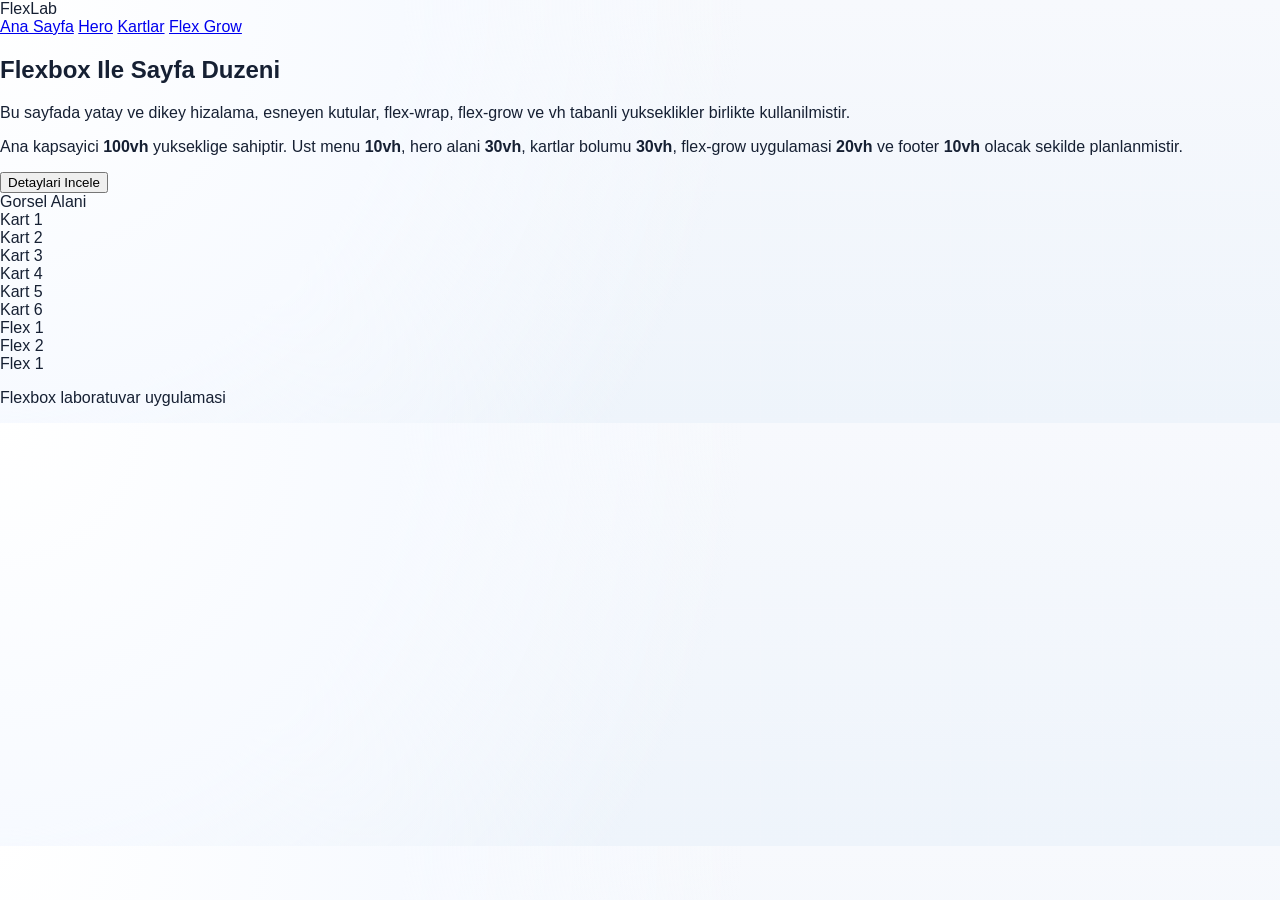
<file: flex-uygulama.html>
<!DOCTYPE html>
<html lang="tr">
<head>
  <meta charset="UTF-8">
  <meta name="viewport" content="width=device-width, initial-scale=1.0">
  <title>Flexbox Uygulamasi</title>
  <link rel="stylesheet" href="styles/style.css">
</head>
<body>
  <div class="wrapper">
    <nav class="flex-navbar">
      <div class="logo">FlexLab</div>
      <div class="flex-links">
        <a href="index.html">Ana Sayfa</a>
        <a href="#hero">Hero</a>
        <a href="#kartlar">Kartlar</a>
        <a href="#buyume">Flex Grow</a>
      </div>
    </nav>

    <section id="hero" class="flex-hero">
      <div class="flex-text">
        <h1>Flexbox Ile Sayfa Duzeni</h1>
        <p>
          Bu sayfada yatay ve dikey hizalama, esneyen kutular, flex-wrap, flex-grow ve vh tabanli yukseklikler
          birlikte kullanilmistir.
        </p>
        <p>
          Ana kapsayici <strong>100vh</strong> yukseklige sahiptir. Ust menu <strong>10vh</strong>, hero alani
          <strong>30vh</strong>, kartlar bolumu <strong>30vh</strong>, flex-grow uygulamasi <strong>20vh</strong>
          ve footer <strong>10vh</strong> olacak sekilde planlanmistir.
        </p>
        <button type="button">Detaylari Incele</button>
      </div>
      <div class="flex-visual">
        <span>Gorsel Alani</span>
      </div>
    </section>

    <section id="kartlar" class="flex-cards">
      <article>Kart 1</article>
      <article>Kart 2</article>
      <article>Kart 3</article>
      <article>Kart 4</article>
      <article>Kart 5</article>
      <article>Kart 6</article>
    </section>

    <section id="buyume" class="grow-row">
      <div class="grow-box grow-one">Flex 1</div>
      <div class="grow-box grow-two">Flex 2</div>
      <div class="grow-box grow-three">Flex 1</div>
    </section>

    <footer class="flex-footer">
      <p>Flexbox laboratuvar uygulamasi</p>
    </footer>
  </div>
</body>
</html>
</file>
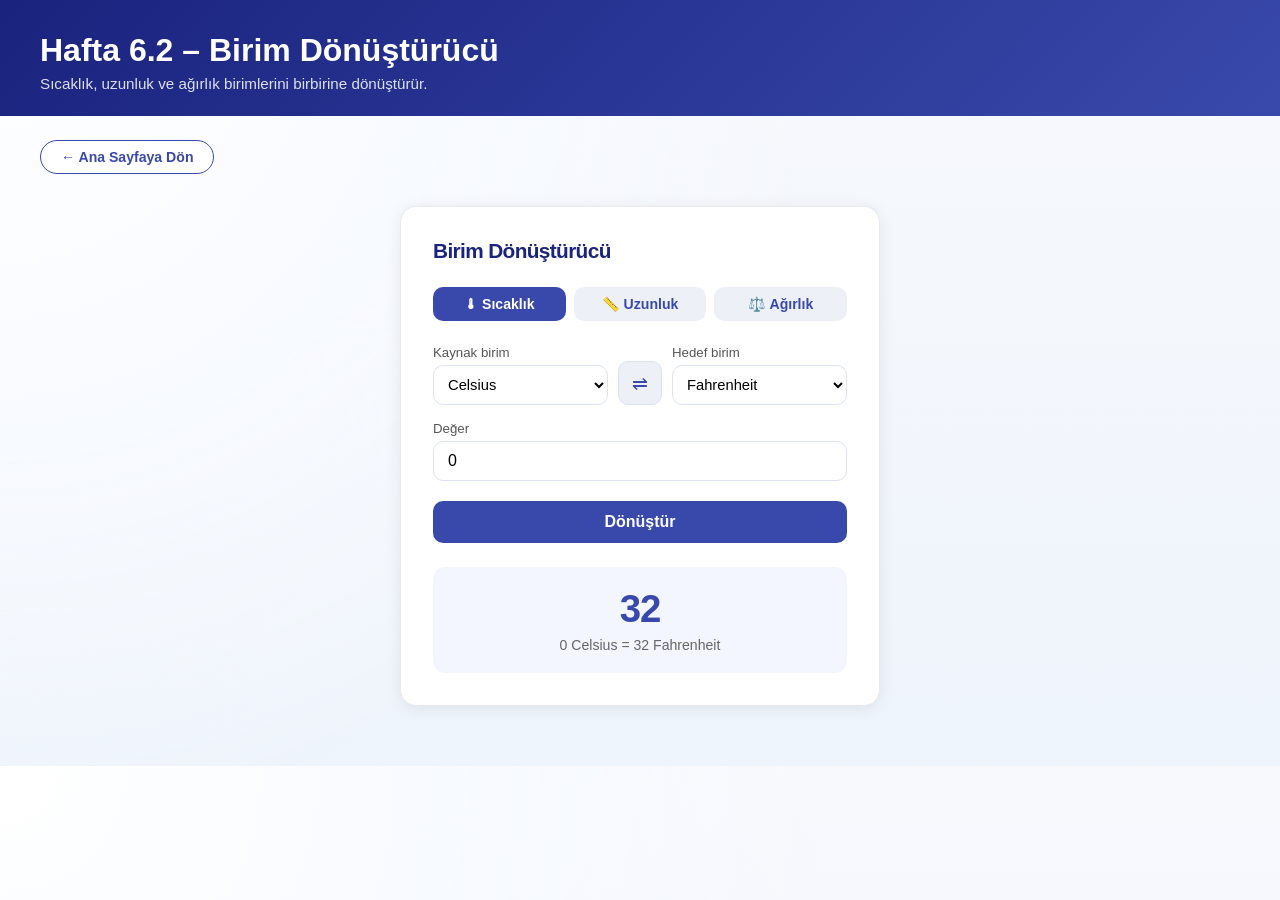
<file: hafta6-birim-donusturucu.html>
<!DOCTYPE html>
<html lang="tr">
<head>
<meta charset="UTF-8">
<meta name="viewport" content="width=device-width, initial-scale=1.0">
<title>Hafta 6.2 – Birim Dönüştürücü | Selin TUTUNCU</title>
<link rel="stylesheet" href="styles/style.css">
<style>
  .lab-header {
    background: linear-gradient(135deg, #1a237e 0%, #3949ab 100%);
    color: #fff;
    padding: 32px 40px 24px;
  }
  .lab-header h1 { font-size: 2rem; font-weight: 700; margin: 0 0 6px; }
  .lab-header p  { font-size: 0.95rem; opacity: 0.85; margin: 0; }

  .back-btn {
    display: inline-block;
    margin: 24px 40px 0;
    padding: 8px 20px;
    background: #fff;
    color: #3949ab;
    border: 1.5px solid #3949ab;
    border-radius: 999px;
    font-size: 0.88rem;
    font-weight: 600;
    text-decoration: none;
    transition: background 0.2s, color 0.2s;
  }
  .back-btn:hover { background: #3949ab; color: #fff; }

  .lab-body { max-width: 520px; margin: 32px auto 60px; padding: 0 20px; }

  .card {
    background: #fff;
    border-radius: 16px;
    box-shadow: 0 2px 16px rgba(0,0,0,0.08);
    padding: 32px;
  }
  .card h2 { font-size: 1.3rem; font-weight: 700; color: #1a237e; margin: 0 0 24px; }

  /* Kategori tabları */
  .tabs { display: flex; gap: 8px; margin-bottom: 24px; flex-wrap: wrap; }
  .tab {
    flex: 1; min-width: 100px;
    padding: 9px 8px;
    background: #eef0f8;
    border: none; border-radius: 10px;
    font-size: 0.88rem; font-weight: 600; color: #3949ab;
    cursor: pointer; transition: all 0.2s;
  }
  .tab.active { background: #3949ab; color: #fff; }
  .tab:hover:not(.active) { background: #dde3f0; }

  /* Birim seçiciler */
  .select-row { display: grid; grid-template-columns: 1fr 44px 1fr; gap: 10px; align-items: end; margin-bottom: 16px; }
  .sel-group label { display: block; font-size: 0.83rem; color: #555; font-weight: 500; margin-bottom: 5px; }
  select {
    width: 100%; padding: 10px 10px;
    border: 1.5px solid #dde3f0; border-radius: 10px;
    font-size: 0.92rem; outline: none; background: #fff;
    transition: border 0.2s; cursor: pointer;
  }
  select:focus { border-color: #3949ab; }

  .swap-btn {
    width: 44px; height: 44px;
    background: #eef0f8; border: 1.5px solid #dde3f0;
    border-radius: 10px; font-size: 1.2rem;
    cursor: pointer; display: flex; align-items: center; justify-content: center;
    transition: background 0.2s; color: #3949ab;
  }
  .swap-btn:hover { background: #dde3f0; }

  /* Değer girişi */
  .field { margin-bottom: 16px; }
  .field label { display: block; font-size: 0.83rem; color: #555; font-weight: 500; margin-bottom: 5px; }
  .field input {
    width: 100%; box-sizing: border-box;
    padding: 10px 14px;
    border: 1.5px solid #dde3f0; border-radius: 10px;
    font-size: 1rem; outline: none;
    transition: border 0.2s;
  }
  .field input:focus { border-color: #3949ab; }

  .calc-btn {
    width: 100%; padding: 12px;
    background: #3949ab; color: #fff;
    border: none; border-radius: 10px;
    font-size: 1rem; font-weight: 700; cursor: pointer;
    margin-top: 4px; transition: background 0.2s, transform 0.1s;
  }
  .calc-btn:hover  { background: #283593; }
  .calc-btn:active { transform: scale(0.98); }

  /* Sonuç */
  .result-box {
    display: none; margin-top: 24px;
    background: #f4f6ff; border-radius: 12px;
    padding: 20px; text-align: center;
  }
  .result-num  { font-size: 2.4rem; font-weight: 800; color: #3949ab; letter-spacing: -1px; }
  .result-desc { font-size: 0.88rem; color: #666; margin-top: 6px; }
</style>
</head>
<body>

<header class="lab-header">
  <h1>Hafta 6.2 – Birim Dönüştürücü</h1>
  <p>Sıcaklık, uzunluk ve ağırlık birimlerini birbirine dönüştürür.</p>
</header>
<a class="back-btn" href="index.html">← Ana Sayfaya Dön</a>

<div class="lab-body">
  <div class="card">
    <h2>Birim Dönüştürücü</h2>

    <div class="tabs">
      <button class="tab active" onclick="setKat('sicaklik',this)">🌡 Sıcaklık</button>
      <button class="tab" onclick="setKat('uzunluk',this)">📏 Uzunluk</button>
      <button class="tab" onclick="setKat('agirlik',this)">⚖️ Ağırlık</button>
    </div>

    <div class="select-row">
      <div class="sel-group">
        <label>Kaynak birim</label>
        <select id="from" onchange="donustur()"></select>
      </div>
      <button class="swap-btn" onclick="swap()" title="Ters çevir">⇌</button>
      <div class="sel-group">
        <label>Hedef birim</label>
        <select id="to" onchange="donustur()"></select>
      </div>
    </div>

    <div class="field">
      <label>Değer</label>
      <input type="number" id="inp" value="0" oninput="donustur()">
    </div>

    <button class="calc-btn" onclick="donustur()">Dönüştür</button>

    <div class="result-box" id="result-box">
      <div class="result-num"  id="result-num"></div>
      <div class="result-desc" id="result-desc"></div>
    </div>
  </div>
</div>

<script>
var birimler = {
  sicaklik: ['Celsius','Fahrenheit','Kelvin'],
  uzunluk : ['Metre','Kilometre','Mil','Santimetre','Milimetre','Fit','İnç'],
  agirlik : ['Kilogram','Gram','Pound','Ons','Ton']
};
var kategori = 'sicaklik';

function setKat(k, el) {
  kategori = k;
  document.querySelectorAll('.tab').forEach(function(t){ t.classList.remove('active'); });
  el.classList.add('active');
  doldur();
  donustur();
}

function doldur() {
  var opts = birimler[kategori];
  ['from','to'].forEach(function(id, i) {
    var s = document.getElementById(id);
    s.innerHTML = opts.map(function(o,j){
      return '<option value="'+o+'"'+(j===i?' selected':'')+'>'+o+'</option>';
    }).join('');
  });
  if (kategori !== 'sicaklik') document.getElementById('to').selectedIndex = 1;
}

function baza(v, b) {
  if (kategori === 'sicaklik') {
    if (b==='Celsius')    return v;
    if (b==='Fahrenheit') return (v-32)*5/9;
    if (b==='Kelvin')     return v-273.15;
  }
  if (kategori === 'uzunluk') {
    var f={Metre:1,Kilometre:1000,Mil:1609.344,Santimetre:0.01,Milimetre:0.001,Fit:0.3048,'İnç':0.0254};
    return v * f[b];
  }
  if (kategori === 'agirlik') {
    var f={Kilogram:1,Gram:0.001,Pound:0.453592,Ons:0.0283495,Ton:1000};
    return v * f[b];
  }
}
function bazadan(v, b) {
  if (kategori === 'sicaklik') {
    if (b==='Celsius')    return v;
    if (b==='Fahrenheit') return v*9/5+32;
    if (b==='Kelvin')     return v+273.15;
  }
  if (kategori === 'uzunluk') {
    var f={Metre:1,Kilometre:1000,Mil:1609.344,Santimetre:0.01,Milimetre:0.001,Fit:0.3048,'İnç':0.0254};
    return v / f[b];
  }
  if (kategori === 'agirlik') {
    var f={Kilogram:1,Gram:0.001,Pound:0.453592,Ons:0.0283495,Ton:1000};
    return v / f[b];
  }
}

function donustur() {
  var val  = parseFloat(document.getElementById('inp').value);
  var from = document.getElementById('from').value;
  var to   = document.getElementById('to').value;
  if (isNaN(val)) { document.getElementById('result-box').style.display='none'; return; }

  var sonuc = bazadan(baza(val, from), to);
  var fmt   = (Math.abs(sonuc) >= 0.0001 || sonuc===0) ? parseFloat(sonuc.toFixed(6)) : sonuc.toExponential(3);

  document.getElementById('result-num').textContent  = fmt;
  document.getElementById('result-desc').textContent = val+' '+from+' = '+fmt+' '+to;
  document.getElementById('result-box').style.display = 'block';
}

function swap() {
  var f=document.getElementById('from'), t=document.getElementById('to');
  var tmp=f.value; f.value=t.value; t.value=tmp;
  donustur();
}

doldur();
donustur();
</script>

</body>
</html>
</file>
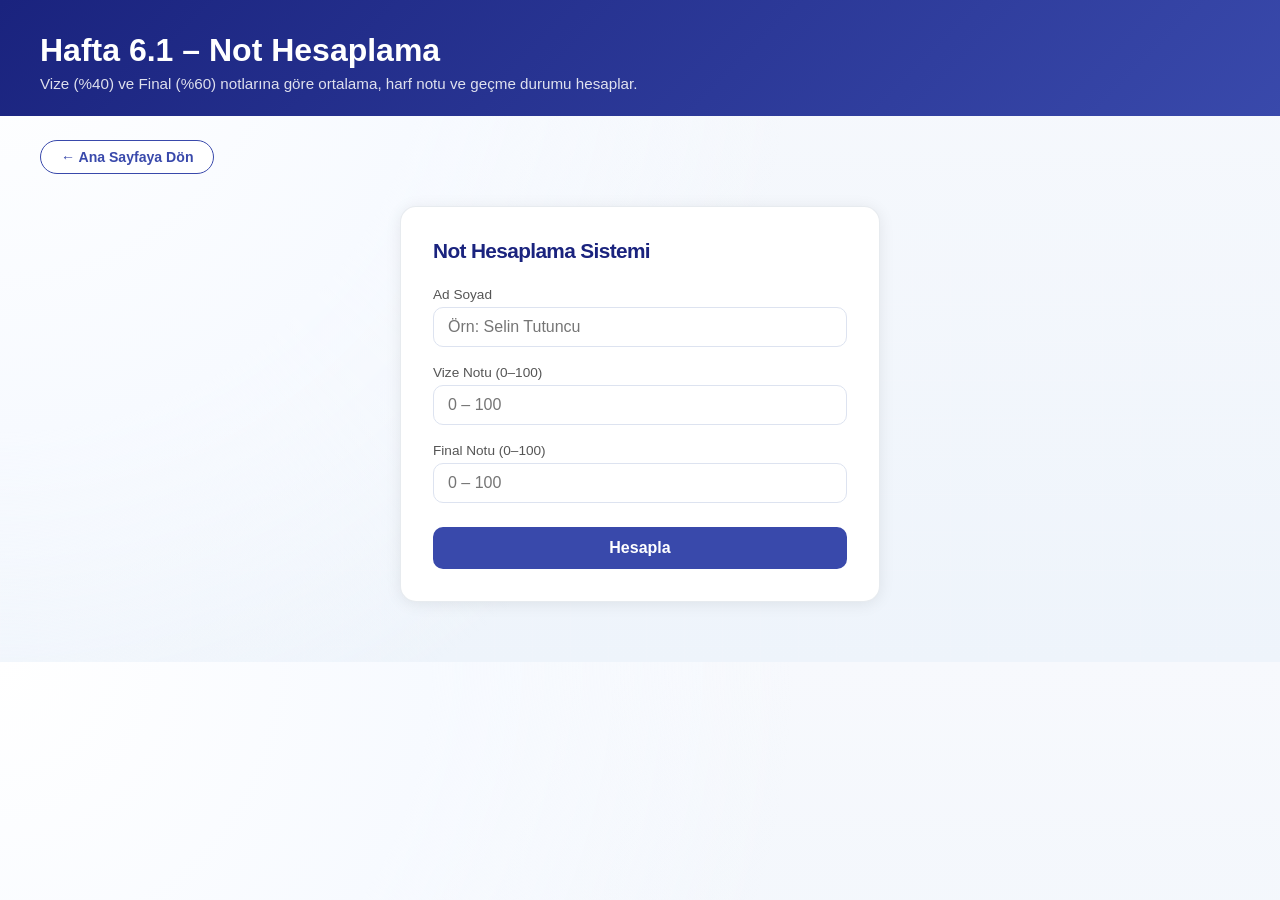
<file: hafta6-not-hesaplama.html>
<!DOCTYPE html>
<html lang="tr">
<head>
<meta charset="UTF-8">
<meta name="viewport" content="width=device-width, initial-scale=1.0">
<title>Hafta 6.1 – Not Hesaplama | Selin TUTUNCU</title>
<link rel="stylesheet" href="styles/style.css">
<style>
  /* ===== Sitenin genel stiline ek, sadece bu sayfaya özel ===== */
  .lab-header {
    background: linear-gradient(135deg, #1a237e 0%, #3949ab 100%);
    color: #fff;
    padding: 32px 40px 24px;
  }
  .lab-header h1 { font-size: 2rem; font-weight: 700; margin: 0 0 6px; }
  .lab-header p  { font-size: 0.95rem; opacity: 0.85; margin: 0; }

  .back-btn {
    display: inline-block;
    margin: 24px 40px 0;
    padding: 8px 20px;
    background: #fff;
    color: #3949ab;
    border: 1.5px solid #3949ab;
    border-radius: 999px;
    font-size: 0.88rem;
    font-weight: 600;
    text-decoration: none;
    transition: background 0.2s, color 0.2s;
  }
  .back-btn:hover { background: #3949ab; color: #fff; }

  .lab-body { max-width: 520px; margin: 32px auto 60px; padding: 0 20px; }

  .card {
    background: #fff;
    border-radius: 16px;
    box-shadow: 0 2px 16px rgba(0,0,0,0.08);
    padding: 32px;
  }
  .card h2 { font-size: 1.3rem; font-weight: 700; color: #1a237e; margin: 0 0 24px; }

  .field { margin-bottom: 18px; }
  .field label { display: block; font-size: 0.85rem; color: #555; margin-bottom: 5px; font-weight: 500; }
  .field input {
    width: 100%; box-sizing: border-box;
    padding: 10px 14px;
    border: 1.5px solid #dde3f0;
    border-radius: 10px;
    font-size: 1rem;
    outline: none;
    transition: border 0.2s;
  }
  .field input:focus { border-color: #3949ab; }
  .err { color: #c62828; font-size: 0.8rem; margin-top: 4px; display: none; }

  .calc-btn {
    width: 100%;
    padding: 12px;
    background: #3949ab;
    color: #fff;
    border: none;
    border-radius: 10px;
    font-size: 1rem;
    font-weight: 700;
    cursor: pointer;
    margin-top: 6px;
    transition: background 0.2s, transform 0.1s;
  }
  .calc-btn:hover  { background: #283593; }
  .calc-btn:active { transform: scale(0.98); }

  .result { display: none; margin-top: 28px; border-top: 1.5px solid #eef0f8; padding-top: 20px; }
  .result-row { display: flex; justify-content: space-between; font-size: 0.92rem; padding: 7px 0; border-bottom: 1px solid #f0f2fa; }
  .result-row:last-child { border: none; }
  .rl { color: #666; }
  .rv { font-weight: 600; color: #1a237e; }
  .harf { font-size: 3rem; font-weight: 800; text-align: center; color: #3949ab; padding: 16px 0 8px; letter-spacing: -1px; }
  .durum-wrap { text-align: center; }
  .durum {
    display: inline-block;
    padding: 6px 28px;
    border-radius: 999px;
    font-size: 0.92rem;
    font-weight: 700;
  }
  .gecti { background: #e8f5e9; color: #1b5e20; }
  .kaldi { background: #ffebee; color: #b71c1c; }
</style>
</head>
<body>

<header class="lab-header">
  <h1>Hafta 6.1 – Not Hesaplama</h1>
  <p>Vize (%40) ve Final (%60) notlarına göre ortalama, harf notu ve geçme durumu hesaplar.</p>
</header>
<a class="back-btn" href="index.html">← Ana Sayfaya Dön</a>

<div class="lab-body">
  <div class="card">
    <h2>Not Hesaplama Sistemi</h2>

    <div class="field">
      <label>Ad Soyad</label>
      <input type="text" id="adsoyad" placeholder="Örn: Selin Tutuncu">
    </div>
    <div class="field">
      <label>Vize Notu (0–100)</label>
      <input type="text" id="vize" placeholder="0 – 100">
      <div class="err" id="vize-err">0 ile 100 arasında geçerli bir sayı girin.</div>
    </div>
    <div class="field">
      <label>Final Notu (0–100)</label>
      <input type="text" id="final" placeholder="0 – 100">
      <div class="err" id="final-err">0 ile 100 arasında geçerli bir sayı girin.</div>
    </div>

    <button class="calc-btn" onclick="hesapla()">Hesapla</button>

    <div class="result" id="result">
      <div class="result-row"><span class="rl">Öğrenci</span><span class="rv" id="r-ad"></span></div>
      <div class="result-row"><span class="rl">Vize katkısı (%40)</span><span class="rv" id="r-vk"></span></div>
      <div class="result-row"><span class="rl">Final katkısı (%60)</span><span class="rv" id="r-fk"></span></div>
      <div class="result-row"><span class="rl">Ağırlıklı Ortalama</span><span class="rv" id="r-ort"></span></div>
      <div class="harf" id="r-harf"></div>
      <div class="durum-wrap"><span class="durum" id="r-durum"></span></div>
    </div>
  </div>
</div>

<script>
function validate(id, errId) {
  var v = parseFloat(document.getElementById(id).value);
  var ok = !isNaN(v) && v >= 0 && v <= 100;
  document.getElementById(errId).style.display = ok ? 'none' : 'block';
  return ok ? v : null;
}
function harfNotu(o) {
  if (o >= 90) return 'AA';
  if (o >= 85) return 'BA';
  if (o >= 75) return 'BB';
  if (o >= 70) return 'CB';
  if (o >= 60) return 'CC';
  if (o >= 55) return 'DC';
  if (o >= 50) return 'DD';
  if (o >= 40) return 'FD';
  return 'FF';
}
function hesapla() {
  var ad    = document.getElementById('adsoyad').value.trim();
  var vize  = validate('vize', 'vize-err');
  var final = validate('final', 'final-err');
  if (!ad)  { alert('Lütfen ad soyad girin!'); return; }
  if (vize === null || final === null) return;

  var ort   = vize * 0.4 + final * 0.6;
  var harf  = harfNotu(ort);
  var gecti = ort >= 50;

  document.getElementById('r-ad').textContent  = ad;
  document.getElementById('r-vk').textContent  = (vize * 0.4).toFixed(2);
  document.getElementById('r-fk').textContent  = (final * 0.6).toFixed(2);
  document.getElementById('r-ort').textContent = ort.toFixed(2);
  document.getElementById('r-harf').textContent = harf;

  var d = document.getElementById('r-durum');
  d.textContent = gecti ? '✓  GEÇTİ' : '✗  KALDI';
  d.className   = 'durum ' + (gecti ? 'gecti' : 'kaldi');

  document.getElementById('result').style.display = 'block';
}
</script>

</body>
</html>
</file>
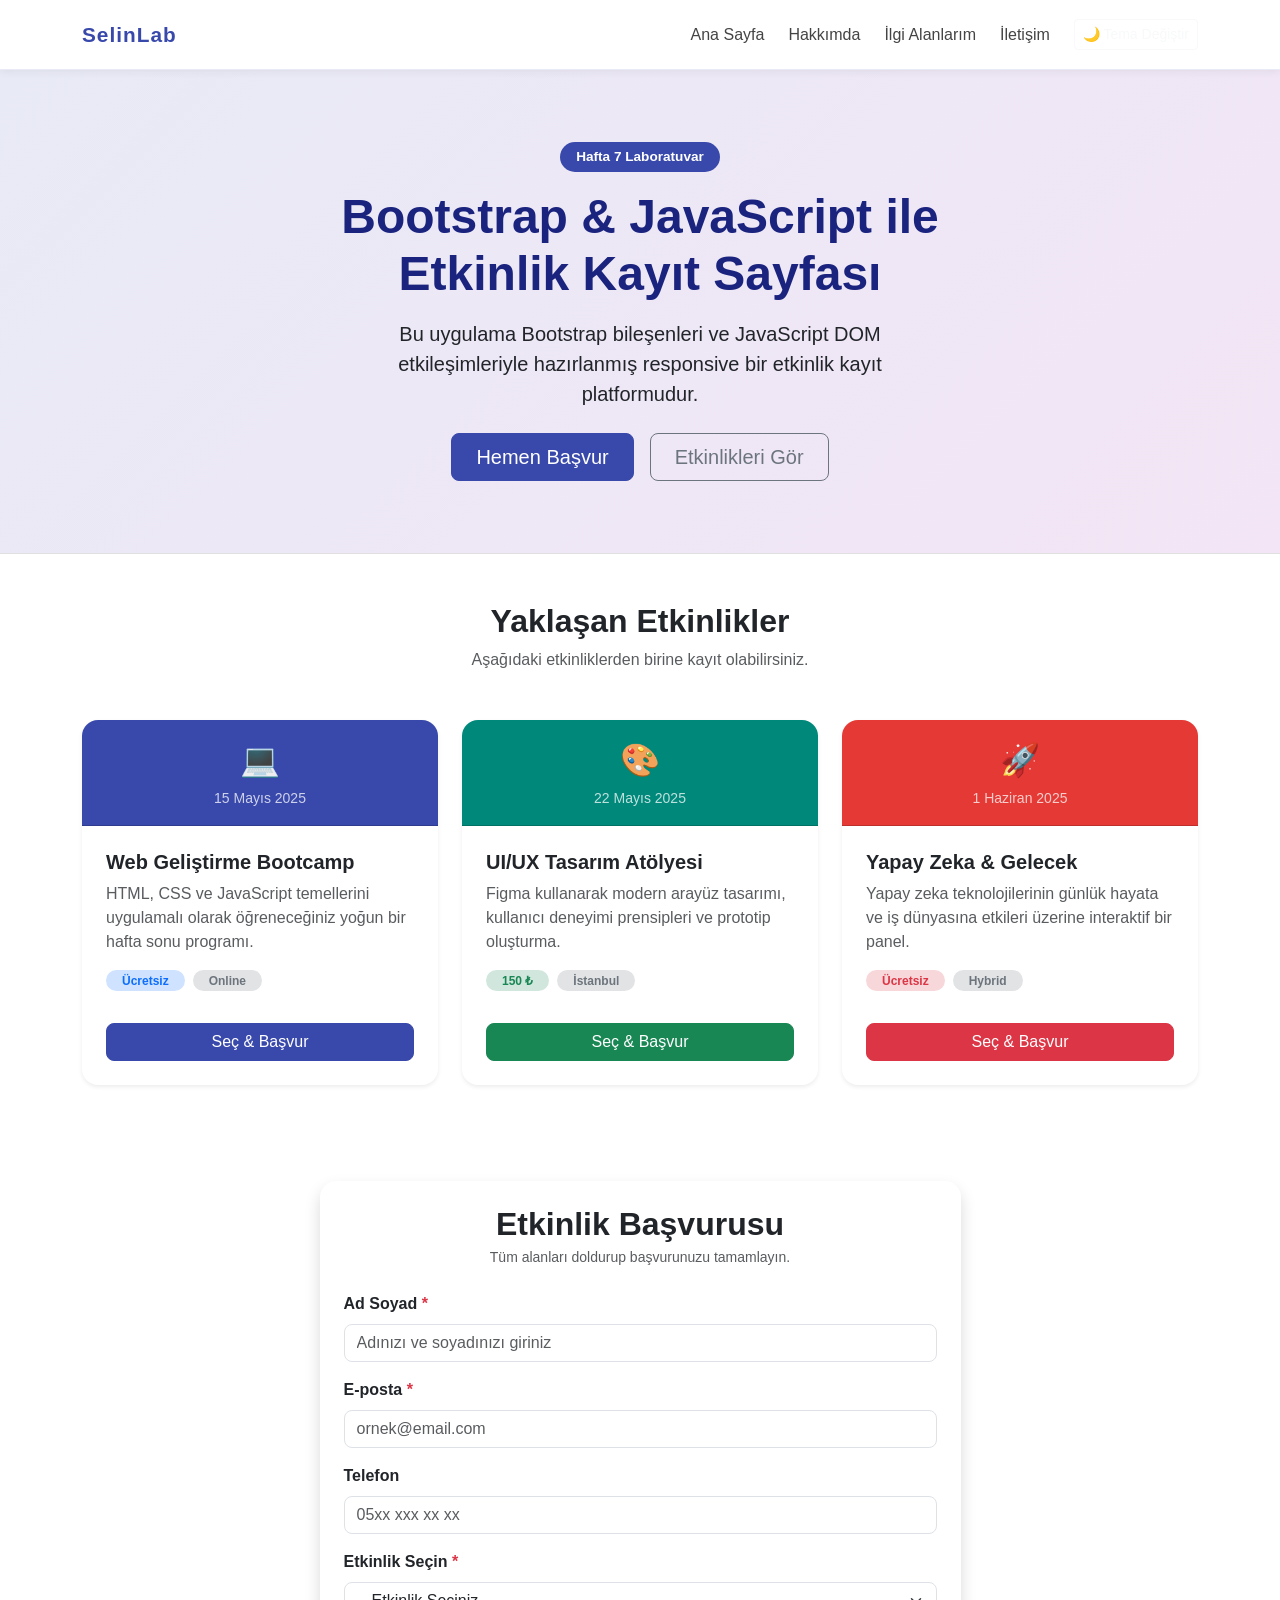
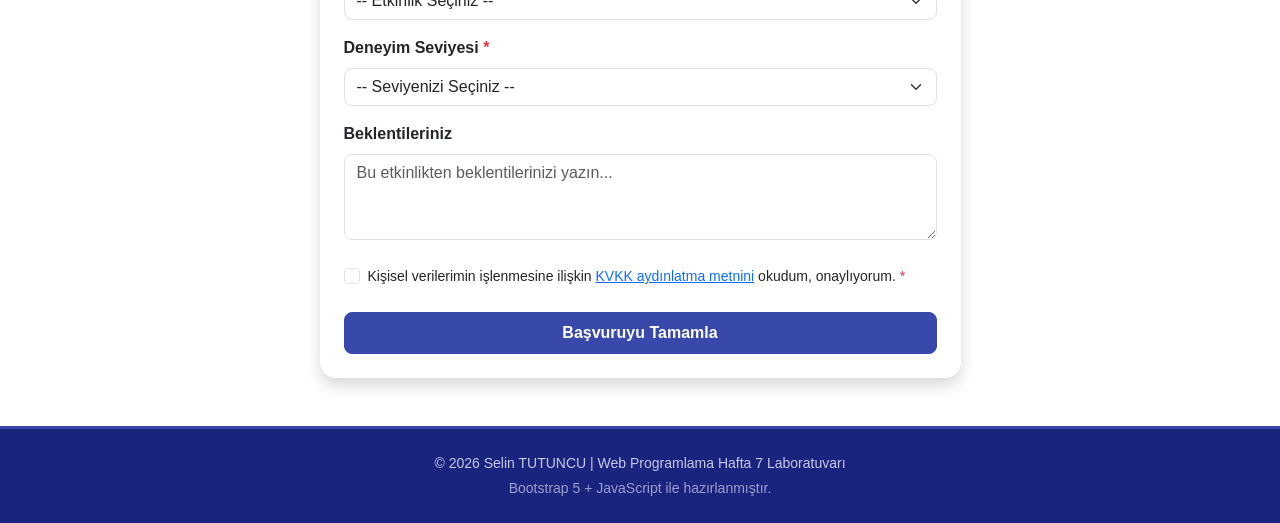
<file: hafta7.html>
<!DOCTYPE html>
<html lang="tr">
<head>
  <meta charset="UTF-8">
  <meta name="viewport" content="width=device-width, initial-scale=1.0">
  <title>Hafta 7 | Bootstrap & JavaScript Etkinlik Kayıt</title>
  <link href="https://cdn.jsdelivr.net/npm/bootstrap@5.3.3/dist/css/bootstrap.min.css" rel="stylesheet">
  <link rel="stylesheet" href="styles/hafta7.css">
</head>
<body id="pageBody">

  <!-- NAVBAR -->
  <nav class="navbar navbar-expand-lg" id="mainNavbar">
    <div class="container">
      <a class="navbar-brand fw-bold" href="index.html">SelinLab</a>
      <button class="navbar-toggler" type="button" data-bs-toggle="collapse" data-bs-target="#navMenu">
        <span class="navbar-toggler-icon"></span>
      </button>
      <div class="collapse navbar-collapse" id="navMenu">
        <ul class="navbar-nav ms-auto gap-2">
          <li class="nav-item"><a class="nav-link" href="index.html">Ana Sayfa</a></li>
          <li class="nav-item"><a class="nav-link" href="about.html">Hakkımda</a></li>
          <li class="nav-item"><a class="nav-link" href="interests.html">İlgi Alanlarım</a></li>
          <li class="nav-item"><a class="nav-link" href="contact.html">İletişim</a></li>
        </ul>
        <button class="btn btn-outline-light ms-3 btn-sm" id="temaBtn">🌙 Tema Değiştir</button>
      </div>
    </div>
  </nav>

  <!-- HERO -->
  <section class="hero-section py-5">
    <div class="container text-center py-4">
      <span class="badge rounded-pill mb-3 px-3 py-2" id="heroBadge">Hafta 7 Laboratuvar</span>
      <h1 class="display-5 fw-bold mb-3">Bootstrap & JavaScript ile<br>Etkinlik Kayıt Sayfası</h1>
      <p class="lead mb-4 mx-auto" style="max-width:600px;">
        Bu uygulama Bootstrap bileşenleri ve JavaScript DOM etkileşimleriyle
        hazırlanmış responsive bir etkinlik kayıt platformudur.
      </p>
      <div class="d-flex gap-3 justify-content-center flex-wrap">
        <a href="#basvuruFormu" class="btn btn-primary btn-lg px-4">Hemen Başvur</a>
        <a href="#etkinlikler" class="btn btn-outline-secondary btn-lg px-4">Etkinlikleri Gör</a>
      </div>
    </div>
  </section>

  <!-- ETKİNLİK KARTLARI -->
  <section class="py-5" id="etkinlikler">
    <div class="container">
      <h2 class="text-center fw-bold mb-2">Yaklaşan Etkinlikler</h2>
      <p class="text-center text-muted mb-5">Aşağıdaki etkinliklerden birine kayıt olabilirsiniz.</p>
      <div class="row g-4">

        <div class="col-md-4">
          <div class="card h-100 shadow-sm rounded-4 border-0 event-card">
            <div class="card-header rounded-top-4 text-white text-center py-3" style="background:#3949ab;">
              <span class="fs-2">💻</span>
              <div class="small mt-1 opacity-75">15 Mayıs 2025</div>
            </div>
            <div class="card-body p-4">
              <h5 class="card-title fw-bold">Web Geliştirme Bootcamp</h5>
              <p class="card-text text-muted">HTML, CSS ve JavaScript temellerini uygulamalı olarak öğreneceğiniz yoğun bir hafta sonu programı.</p>
              <div class="d-flex gap-2 flex-wrap mt-3">
                <span class="badge bg-primary-subtle text-primary rounded-pill px-3">Ücretsiz</span>
                <span class="badge bg-secondary-subtle text-secondary rounded-pill px-3">Online</span>
              </div>
            </div>
            <div class="card-footer bg-transparent border-0 px-4 pb-4">
              <button class="btn btn-primary w-100 rounded-3" onclick="etkinlikSec('Web Geliştirme Bootcamp')">Seç & Başvur</button>
            </div>
          </div>
        </div>

        <div class="col-md-4">
          <div class="card h-100 shadow-sm rounded-4 border-0 event-card">
            <div class="card-header rounded-top-4 text-white text-center py-3" style="background:#00897b;">
              <span class="fs-2">🎨</span>
              <div class="small mt-1 opacity-75">22 Mayıs 2025</div>
            </div>
            <div class="card-body p-4">
              <h5 class="card-title fw-bold">UI/UX Tasarım Atölyesi</h5>
              <p class="card-text text-muted">Figma kullanarak modern arayüz tasarımı, kullanıcı deneyimi prensipleri ve prototip oluşturma.</p>
              <div class="d-flex gap-2 flex-wrap mt-3">
                <span class="badge bg-success-subtle text-success rounded-pill px-3">150 ₺</span>
                <span class="badge bg-secondary-subtle text-secondary rounded-pill px-3">İstanbul</span>
              </div>
            </div>
            <div class="card-footer bg-transparent border-0 px-4 pb-4">
              <button class="btn btn-success w-100 rounded-3" onclick="etkinlikSec('UI/UX Tasarım Atölyesi')">Seç & Başvur</button>
            </div>
          </div>
        </div>

        <div class="col-md-4">
          <div class="card h-100 shadow-sm rounded-4 border-0 event-card">
            <div class="card-header rounded-top-4 text-white text-center py-3" style="background:#e53935;">
              <span class="fs-2">🚀</span>
              <div class="small mt-1 opacity-75">1 Haziran 2025</div>
            </div>
            <div class="card-body p-4">
              <h5 class="card-title fw-bold">Yapay Zeka & Gelecek</h5>
              <p class="card-text text-muted">Yapay zeka teknolojilerinin günlük hayata ve iş dünyasına etkileri üzerine interaktif bir panel.</p>
              <div class="d-flex gap-2 flex-wrap mt-3">
                <span class="badge bg-danger-subtle text-danger rounded-pill px-3">Ücretsiz</span>
                <span class="badge bg-secondary-subtle text-secondary rounded-pill px-3">Hybrid</span>
              </div>
            </div>
            <div class="card-footer bg-transparent border-0 px-4 pb-4">
              <button class="btn btn-danger w-100 rounded-3" onclick="etkinlikSec('Yapay Zeka & Gelecek')">Seç & Başvur</button>
            </div>
          </div>
        </div>

      </div>
    </div>
  </section>

  <!-- BAŞVURU FORMU -->
  <section class="py-5" id="basvuruFormu">
    <div class="container">
      <div class="row justify-content-center">
        <div class="col-lg-7">
          <div class="card shadow rounded-4 border-0 p-4" id="formCard">
            <h2 class="fw-bold mb-1 text-center">Etkinlik Başvurusu</h2>
            <p class="text-muted text-center mb-4 small">Tüm alanları doldurup başvurunuzu tamamlayın.</p>

            <form id="basvuruForm" novalidate>

              <div class="mb-3">
                <label class="form-label fw-semibold" for="adSoyad">Ad Soyad <span class="text-danger">*</span></label>
                <input type="text" class="form-control rounded-3" id="adSoyad" placeholder="Adınızı ve soyadınızı giriniz">
              </div>

              <div class="mb-3">
                <label class="form-label fw-semibold" for="email">E-posta <span class="text-danger">*</span></label>
                <input type="email" class="form-control rounded-3" id="email" placeholder="ornek@email.com">
              </div>

              <div class="mb-3">
                <label class="form-label fw-semibold" for="telefon">Telefon</label>
                <input type="tel" class="form-control rounded-3" id="telefon" placeholder="05xx xxx xx xx">
              </div>

              <div class="mb-3">
                <label class="form-label fw-semibold" for="etkinlikSec">Etkinlik Seçin <span class="text-danger">*</span></label>
                <select class="form-select rounded-3" id="etkinlikSec">
                  <option value="">-- Etkinlik Seçiniz --</option>
                  <option value="Web Geliştirme Bootcamp">Web Geliştirme Bootcamp</option>
                  <option value="UI/UX Tasarım Atölyesi">UI/UX Tasarım Atölyesi</option>
                  <option value="Yapay Zeka & Gelecek">Yapay Zeka & Gelecek</option>
                </select>
              </div>

              <div class="mb-3">
                <label class="form-label fw-semibold" for="deneyim">Deneyim Seviyesi <span class="text-danger">*</span></label>
                <select class="form-select rounded-3" id="deneyim">
                  <option value="">-- Seviyenizi Seçiniz --</option>
                  <option value="Başlangıç">Başlangıç</option>
                  <option value="Orta">Orta</option>
                  <option value="İleri">İleri</option>
                </select>
              </div>

              <div class="mb-4">
                <label class="form-label fw-semibold" for="mesaj">Beklentileriniz</label>
                <textarea class="form-control rounded-3" id="mesaj" rows="3" placeholder="Bu etkinlikten beklentilerinizi yazın..."></textarea>
              </div>

              <div class="mb-4 form-check">
                <input type="checkbox" class="form-check-input" id="kvkk">
                <label class="form-check-label small" for="kvkk">
                  Kişisel verilerimin işlenmesine ilişkin <a href="#" class="text-primary">KVKK aydınlatma metnini</a> okudum, onaylıyorum. <span class="text-danger">*</span>
                </label>
              </div>

              <!-- Uyarı alanı -->
              <div id="uyariAlani" class="alert alert-danger d-none rounded-3 py-2 small" role="alert"></div>

              <button type="submit" class="btn btn-primary w-100 py-2 rounded-3 fw-semibold">
                Başvuruyu Tamamla
              </button>
            </form>
          </div>
        </div>
      </div>
    </div>
  </section>

  <!-- SONUÇ ALANI -->
  <section class="py-3 mb-5" id="sonucBolumu" style="display:none !important;">
    <div class="container">
      <div class="row justify-content-center">
        <div class="col-lg-7">
          <div class="card border-0 shadow rounded-4 p-4" id="sonucAlani"></div>
        </div>
      </div>
    </div>
  </section>

  <!-- FOOTER -->
  <footer class="py-4 mt-auto" id="pageFooter">
    <div class="container text-center">
      <p class="mb-0 small">© <span id="footerYil"></span> Selin TUTUNCU | Web Programlama Hafta 7 Laboratuvarı</p>
      <p class="mb-0 small mt-1 opacity-75">Bootstrap 5 + JavaScript ile hazırlanmıştır.</p>
    </div>
  </footer>

  <script src="https://cdn.jsdelivr.net/npm/bootstrap@5.3.3/dist/js/bootstrap.bundle.min.js"></script>
  <script src="scripts/hafta7.js"></script>
</body>
</html>
</file>
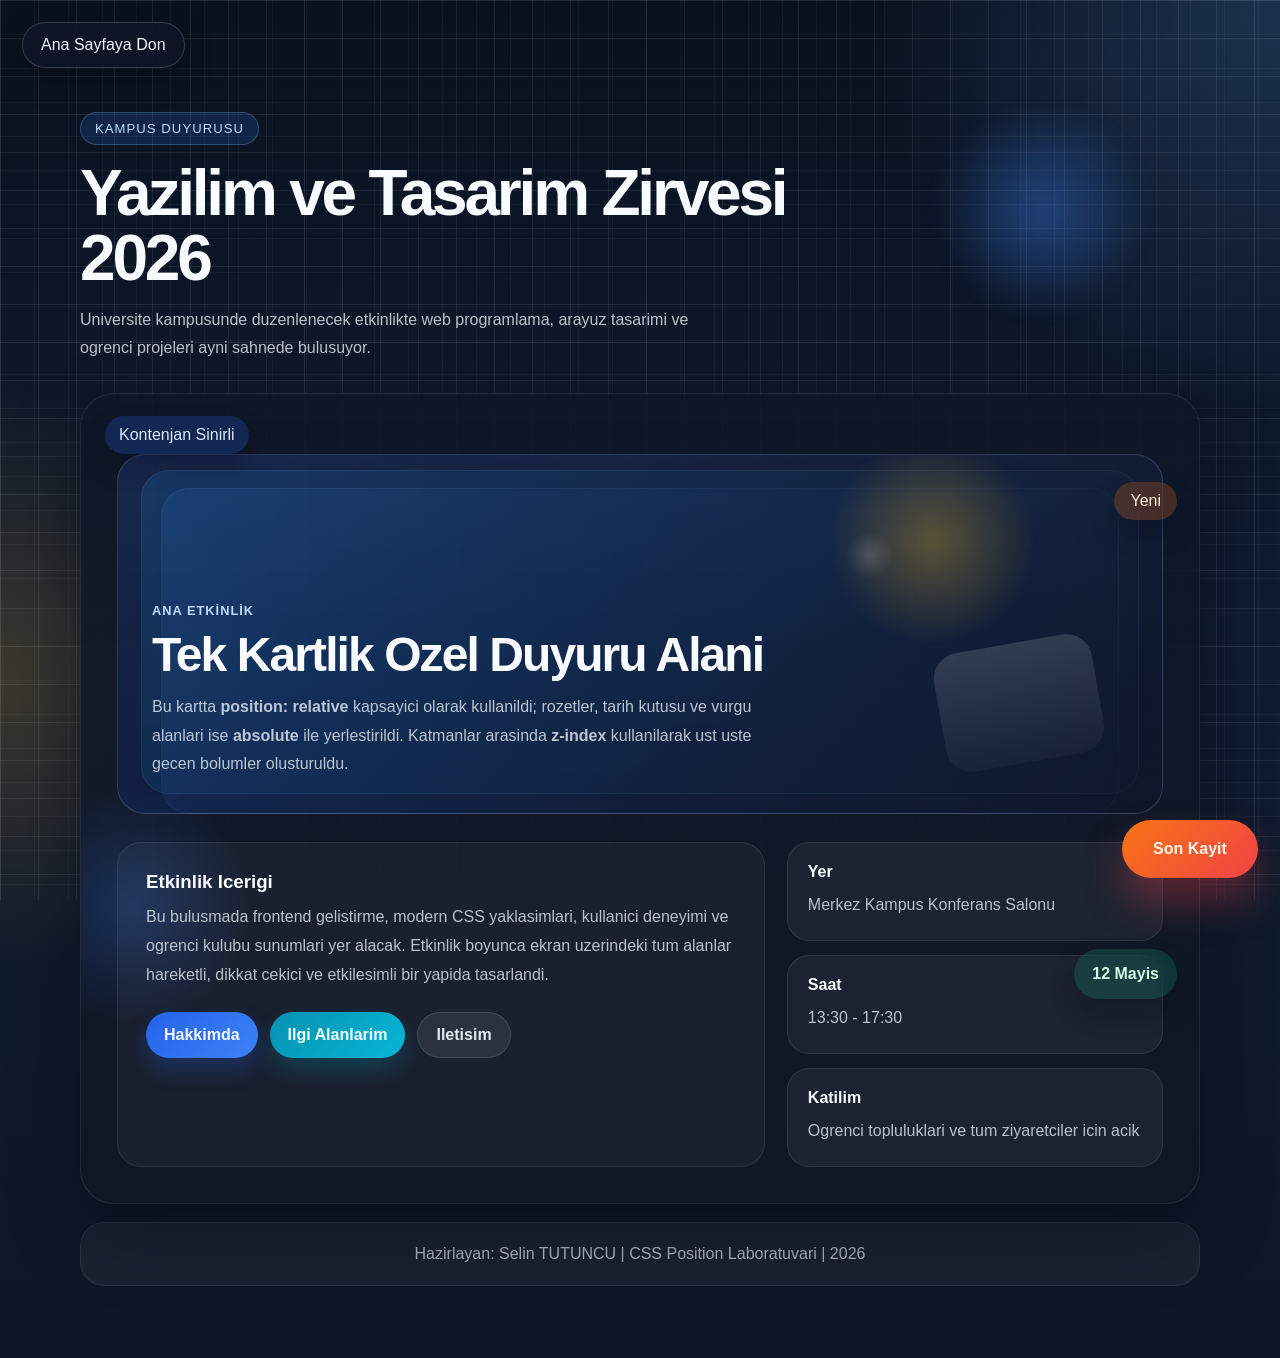
<file: lab-position.html>
<!DOCTYPE html>
<html lang="tr">
<head>
  <meta charset="UTF-8">
  <meta name="viewport" content="width=device-width, initial-scale=1.0">
  <title>Lab Position | Etkilesimli Duyuru Karti</title>
  <link rel="stylesheet" href="styles/style.css">
</head>
<body class="position-page">
  <a class="back-home" href="index.html">Ana Sayfaya Don</a>

  <div class="position-orb orb-one"></div>
  <div class="position-orb orb-two"></div>
  <div class="position-grid"></div>

  <main class="position-layout">
    <header class="position-header">
      <span class="position-kicker">Kampus Duyurusu</span>
      <h1>Yazilim ve Tasarim Zirvesi 2026</h1>
      <p>
        Universite kampusunde duzenlenecek etkinlikte web programlama, arayuz tasarimi ve ogrenci projeleri ayni sahnede bulusuyor.
      </p>
    </header>

    <section class="announcement-card">
      <div class="badge-top">Kontenjan Sinirli</div>
      <div class="badge-side">Yeni</div>
      <div class="badge-date">12 Mayis</div>
      <div class="card-glow"></div>

      <div class="announcement-media">
        <div class="media-layer layer-back"></div>
        <div class="media-layer layer-mid"></div>
        <div class="media-layer layer-front">
          <div class="media-copy">
            <span class="media-mini">Ana Etkinlik</span>
            <h2>Tek Kartlik Ozel Duyuru Alani</h2>
            <p>
              Bu kartta <strong>position: relative</strong> kapsayici olarak kullanildi; rozetler, tarih kutusu ve vurgu alanlari
              ise <strong>absolute</strong> ile yerlestirildi. Katmanlar arasinda <strong>z-index</strong> kullanilarak ust uste
              gecen bolumler olusturuldu.
            </p>
          </div>
        </div>
      </div>

      <div class="announcement-content">
        <div class="content-main">
          <h3>Etkinlik Icerigi</h3>
          <p>
            Bu bulusmada frontend gelistirme, modern CSS yaklasimlari, kullanici deneyimi ve ogrenci kulubu sunumlari yer alacak.
            Etkinlik boyunca ekran uzerindeki tum alanlar hareketli, dikkat cekici ve etkilesimli bir yapida tasarlandi.
          </p>

          <div class="content-actions">
            <a href="about.html" class="position-button primary">Hakkimda</a>
            <a href="interests.html" class="position-button secondary">Ilgi Alanlarim</a>
            <a href="contact.html" class="position-button ghost">Iletisim</a>
          </div>
        </div>

        <aside class="content-side">
          <div class="info-card hover-card">
            <h4>Yer</h4>
            <p>Merkez Kampus Konferans Salonu</p>
          </div>
          <div class="info-card hover-card">
            <h4>Saat</h4>
            <p>13:30 - 17:30</p>
          </div>
          <div class="info-card hover-card">
            <h4>Katilim</h4>
            <p>Ogrenci topluluklari ve tum ziyaretciler icin acik</p>
          </div>
        </aside>
      </div>
    </section>

    <footer class="position-footer">
      <p>Hazirlayan: Selin TUTUNCU | CSS Position Laboratuvari | 2026</p>
    </footer>
  </main>

  <a class="floating-register" href="contact.html">Son Kayit</a>
</body>
</html>
</file>
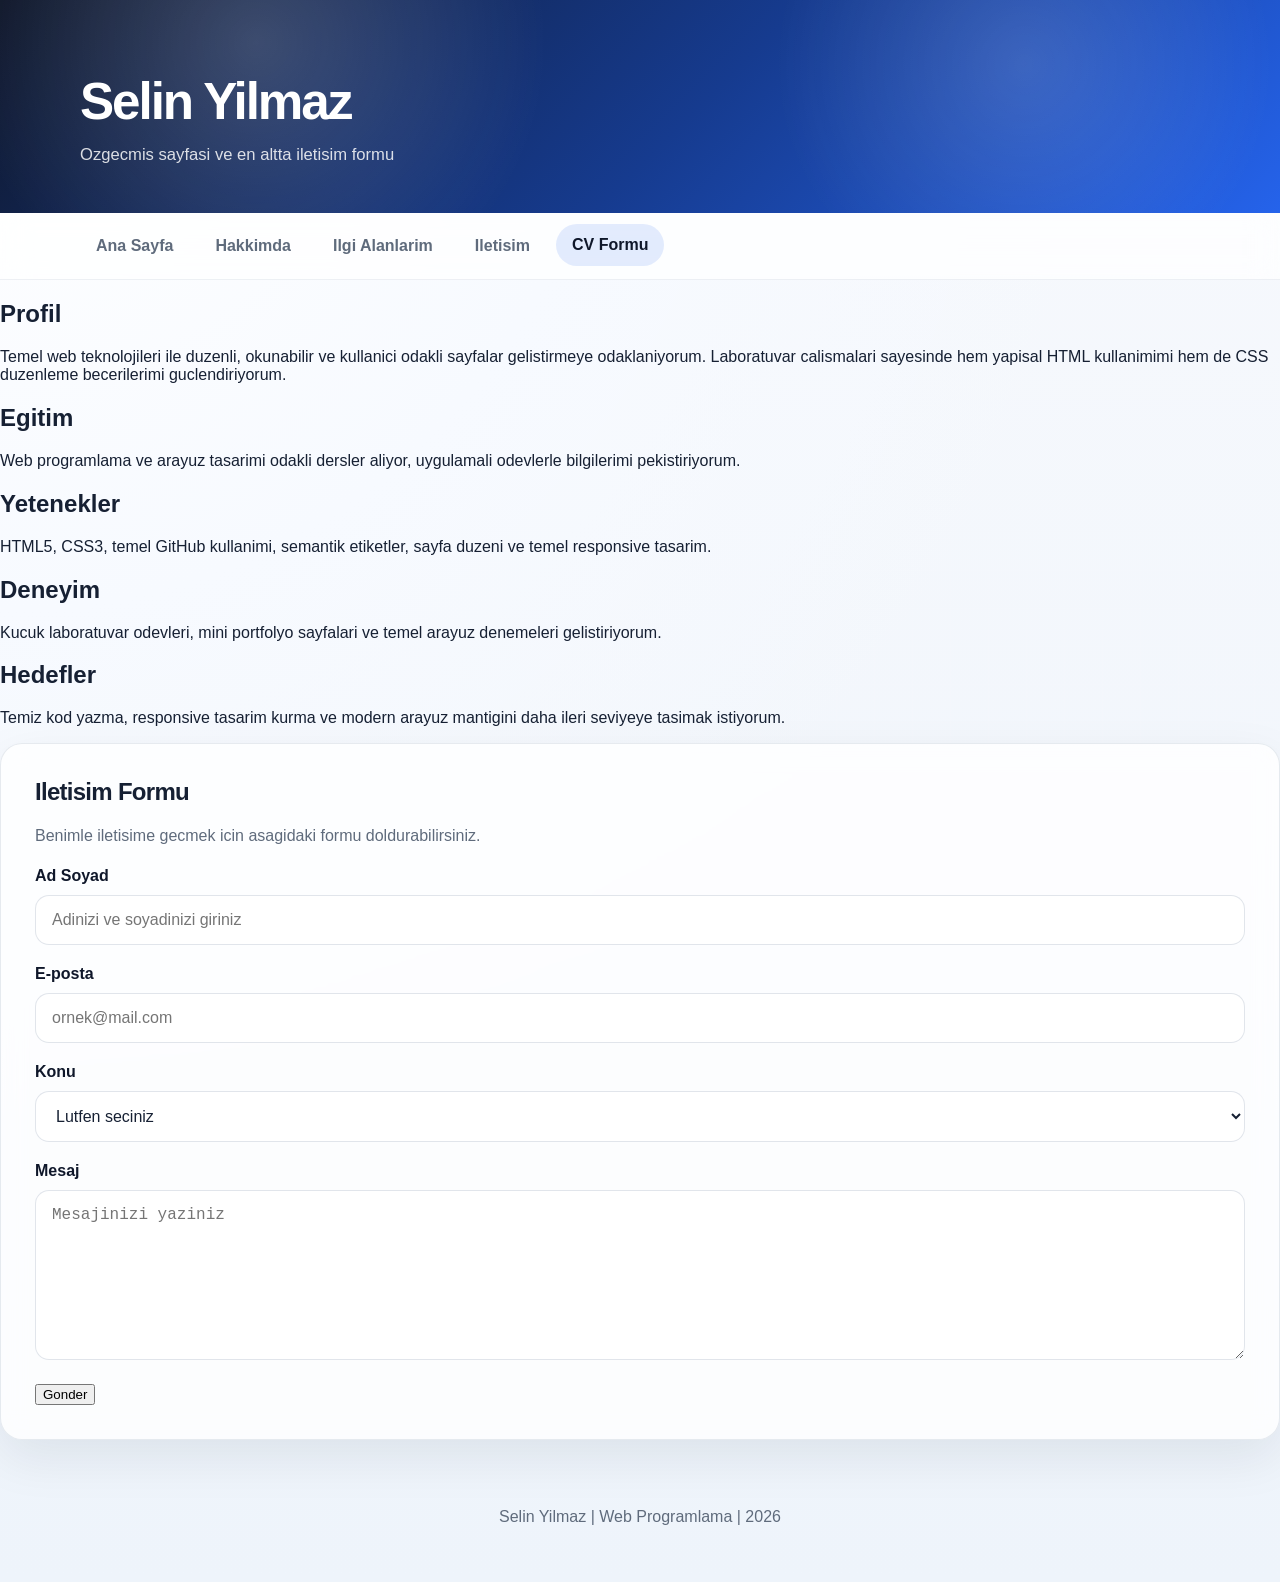
<file: selin.html>
<!DOCTYPE html>
<html lang="tr">
<head>
  <meta charset="UTF-8">
  <meta name="viewport" content="width=device-width, initial-scale=1.0">
  <title>Selin | Ozgecmis ve Iletisim Formu</title>
  <link rel="stylesheet" href="styles/style.css">
</head>
<body>
  <header class="site-header">
    <div class="container">
      <h1>Selin Yilmaz</h1>
      <p>Ozgecmis sayfasi ve en altta iletisim formu</p>
    </div>
  </header>

  <nav class="main-nav">
    <div class="container">
      <ul>
        <li><a href="index.html">Ana Sayfa</a></li>
        <li><a href="about.html">Hakkimda</a></li>
        <li><a href="interests.html">Ilgi Alanlarim</a></li>
        <li><a href="contact.html">Iletisim</a></li>
        <li><a class="active" href="selin.html">CV Formu</a></li>
      </ul>
    </div>
  </nav>

  <main class="cv-page">
    <section class="cv-card">
      <h2>Profil</h2>
      <p>
        Temel web teknolojileri ile duzenli, okunabilir ve kullanici odakli sayfalar gelistirmeye odaklaniyorum.
        Laboratuvar calismalari sayesinde hem yapisal HTML kullanimimi hem de CSS duzenleme becerilerimi guclendiriyorum.
      </p>
    </section>

    <section class="cv-grid">
      <article class="cv-card">
        <h2>Egitim</h2>
        <p>Web programlama ve arayuz tasarimi odakli dersler aliyor, uygulamali odevlerle bilgilerimi pekistiriyorum.</p>
      </article>
      <article class="cv-card">
        <h2>Yetenekler</h2>
        <p>HTML5, CSS3, temel GitHub kullanimi, semantik etiketler, sayfa duzeni ve temel responsive tasarim.</p>
      </article>
    </section>

    <section class="cv-grid">
      <article class="cv-card">
        <h2>Deneyim</h2>
        <p>Kucuk laboratuvar odevleri, mini portfolyo sayfalari ve temel arayuz denemeleri gelistiriyorum.</p>
      </article>
      <article class="cv-card">
        <h2>Hedefler</h2>
        <p>Temiz kod yazma, responsive tasarim kurma ve modern arayuz mantigini daha ileri seviyeye tasimak istiyorum.</p>
      </article>
    </section>

    <div class="contact-container">
      <h2>Iletisim Formu</h2>
      <p>Benimle iletisime gecmek icin asagidaki formu doldurabilirsiniz.</p>
      <form action="#" method="post">
        <label for="full-name">Ad Soyad</label>
        <input id="full-name" name="full-name" type="text" placeholder="Adinizi ve soyadinizi giriniz">

        <label for="email">E-posta</label>
        <input id="email" name="email" type="email" placeholder="ornek@mail.com">

        <label for="subject">Konu</label>
        <select id="subject" name="subject">
          <option value="">Lutfen seciniz</option>
          <option value="is-teklifi">Is Teklifi</option>
          <option value="soru">Soru</option>
          <option value="geri-bildirim">Geri Bildirim</option>
        </select>

        <label for="message">Mesaj</label>
        <textarea id="message" name="message" rows="6" placeholder="Mesajinizi yaziniz"></textarea>

        <button type="submit">Gonder</button>
      </form>
    </div>
  </main>

  <footer class="site-footer">
    <p>Selin Yilmaz | Web Programlama | 2026</p>
  </footer>
</body>
</html>
</file>
<file: styles/style.css>
* {
  box-sizing: border-box;
}

:root {
  --bg: #f4f7fb;
  --bg-accent: #edf3ff;
  --surface: rgba(255, 255, 255, 0.8);
  --surface-strong: #ffffff;
  --border: rgba(148, 163, 184, 0.22);
  --text: #162033;
  --muted: #5f6b7c;
  --primary: #2563eb;
  --primary-dark: #1d4ed8;
  --secondary: #0f172a;
  --accent: #f97316;
  --success: #16a34a;
  --danger: #dc2626;
  --shadow: 0 18px 50px rgba(15, 23, 42, 0.08);
  --radius: 22px;
}

html {
  scroll-behavior: smooth;
}

body {
  margin: 0;
  font-family: "Segoe UI", Tahoma, Geneva, Verdana, sans-serif;
  color: var(--text);
  background:
    radial-gradient(circle at top left, #ffffff 0%, #f7faff 30%, transparent 55%),
    linear-gradient(180deg, #f7f9fd 0%, #eef4fb 100%);
}

body::before {
  content: "";
  position: fixed;
  inset: 0;
  background-image:
    linear-gradient(rgba(255, 255, 255, 0.45) 1px, transparent 1px),
    linear-gradient(90deg, rgba(255, 255, 255, 0.45) 1px, transparent 1px);
  background-size: 38px 38px;
  opacity: 0.18;
  pointer-events: none;
  z-index: -1;
}

.container {
  width: min(1120px, 92%);
  margin: 0 auto;
}

.site-header {
  position: relative;
  overflow: hidden;
  color: #ffffff;
  padding: 72px 0 44px;
  background:
    radial-gradient(circle at 20% 20%, rgba(255, 255, 255, 0.18), transparent 28%),
    radial-gradient(circle at 80% 30%, rgba(255, 255, 255, 0.14), transparent 24%),
    linear-gradient(135deg, #0f172a 0%, #163b8f 54%, #2563eb 100%);
}

.site-header h1 {
  margin: 0 0 10px;
  font-size: clamp(2rem, 4vw, 3.35rem);
  letter-spacing: -0.04em;
}

.site-header p {
  margin: 0;
  max-width: 740px;
  color: rgba(255, 255, 255, 0.84);
  line-height: 1.7;
  font-size: 1.04rem;
}

.main-nav {
  position: sticky;
  top: 0;
  z-index: 20;
  backdrop-filter: blur(14px);
  background: rgba(255, 255, 255, 0.72);
  border-bottom: 1px solid rgba(148, 163, 184, 0.16);
}

.main-nav ul {
  list-style: none;
  margin: 0;
  padding: 12px 0;
  display: flex;
  flex-wrap: wrap;
  gap: 10px;
}

.main-nav a {
  display: block;
  padding: 12px 16px;
  color: var(--muted);
  text-decoration: none;
  font-weight: 600;
  border-radius: 999px;
  transition: background-color 0.2s ease, color 0.2s ease, transform 0.2s ease;
}

.main-nav a:hover,
.main-nav a.active {
  color: var(--secondary);
  background: rgba(37, 99, 235, 0.12);
  transform: translateY(-1px);
}

.page-main {
  padding: 42px 0 56px;
}

.hero-panel,
.card,
.panel,
.contact-container {
  background: var(--surface);
  border: 1px solid var(--border);
  box-shadow: var(--shadow);
  backdrop-filter: blur(12px);
  border-radius: var(--radius);
}

.hero-panel,
.panel,
.contact-container {
  padding: 34px;
  margin-bottom: 24px;
}

.card {
  padding: 26px;
}

.hero-panel h2,
.card h2,
.card h3,
.panel h2,
.contact-container h2 {
  margin-top: 0;
  margin-bottom: 14px;
  letter-spacing: -0.03em;
}

.hero-panel h2,
.panel h2 {
  font-size: clamp(1.5rem, 2.5vw, 2rem);
}

.hero-panel p,
.card p,
.panel p,
.contact-container p {
  color: var(--muted);
  line-height: 1.8;
}

.grid-2,
.contact-top-grid {
  display: grid;
  grid-template-columns: repeat(auto-fit, minmax(260px, 1fr));
  gap: 20px;
  margin-bottom: 24px;
}

.action-row {
  display: flex;
  flex-wrap: wrap;
  gap: 12px;
  margin-top: 22px;
}

.action-row a {
  display: inline-flex;
  align-items: center;
  justify-content: center;
  min-height: 46px;
  padding: 0 18px;
  border-radius: 999px;
  text-decoration: none;
  font-weight: 600;
  transition: transform 0.2s ease, box-shadow 0.2s ease, background-color 0.2s ease;
}

.action-row a:first-child {
  background: var(--primary);
  color: #ffffff;
}

.action-row a.alt {
  background: rgba(249, 115, 22, 0.12);
  color: #9a3412;
}

.action-row a:hover {
  transform: translateY(-2px);
  box-shadow: 0 10px 24px rgba(37, 99, 235, 0.18);
}

.action-row a:only-child {
  background: rgba(249, 115, 22, 0.12);
  color: #9a3412;
}

.quick-links,
.timeline-list,
.social-list,
.interest-list {
  margin: 0;
  padding-left: 20px;
  line-height: 2;
  color: var(--muted);
}

blockquote {
  margin: 0;
  padding: 22px 24px;
  border-left: 4px solid var(--primary);
  border-radius: 18px;
  background: linear-gradient(135deg, rgba(37, 99, 235, 0.08), rgba(255, 255, 255, 0.65));
  color: #334155;
  font-style: italic;
}

.interest-list dt {
  font-weight: 700;
  color: var(--secondary);
  margin-top: 14px;
}

.interest-list dd {
  margin-left: 0;
  margin-bottom: 10px;
  color: var(--muted);
}

.email-link,
.social-list a,
.quick-links a {
  color: var(--primary);
  text-decoration: none;
  font-weight: 600;
}

.email-link:hover,
.social-list a:hover,
.quick-links a:hover {
  text-decoration: underline;
}

.section-intro {
  max-width: 720px;
  margin-bottom: 26px;
}

.section-intro.center {
  text-align: center;
  margin-left: auto;
  margin-right: auto;
}

.panel-wide {
  padding: 38px;
}

.flex-showcase {
  display: flex;
  flex-direction: column;
  gap: 18px;
  padding: 22px;
  background: linear-gradient(180deg, rgba(255, 255, 255, 0.72), rgba(242, 247, 255, 0.9));
  border: 1px solid rgba(148, 163, 184, 0.16);
  border-radius: 24px;
}

.showcase-nav,
.showcase-footer {
  min-height: 74px;
  padding: 18px 20px;
  border-radius: 18px;
  background: rgba(255, 255, 255, 0.88);
  border: 1px solid rgba(148, 163, 184, 0.16);
  display: flex;
  justify-content: space-between;
  align-items: center;
}

.showcase-logo {
  font-weight: 800;
  font-size: 1.1rem;
  letter-spacing: -0.02em;
}

.showcase-links {
  display: flex;
  flex-wrap: wrap;
  gap: 10px;
}

.showcase-links a {
  color: var(--muted);
  text-decoration: none;
  font-size: 0.95rem;
  font-weight: 600;
}

.showcase-hero {
  min-height: 30vh;
  display: flex;
  gap: 20px;
  align-items: stretch;
  justify-content: space-between;
}

.showcase-copy,
.showcase-art {
  flex: 1;
  padding: 26px;
  border-radius: 20px;
  background: rgba(255, 255, 255, 0.92);
  border: 1px solid rgba(148, 163, 184, 0.16);
}

.showcase-copy {
  display: flex;
  flex-direction: column;
  justify-content: center;
}

.showcase-copy h3,
.showcase-card h4,
.grow-card h4 {
  margin-top: 0;
  margin-bottom: 10px;
  letter-spacing: -0.03em;
}

.showcase-copy p,
.showcase-card p,
.grow-card p {
  color: var(--muted);
  line-height: 1.7;
}

.ghost-line {
  width: 82%;
  height: 8px;
  margin-bottom: 10px;
  border-radius: 999px;
  background: linear-gradient(90deg, #d7e3f8, #eef3fb);
}

.ghost-line.short {
  width: 60%;
}

.showcase-button,
.card-link {
  display: inline-flex;
  align-items: center;
  justify-content: center;
  width: fit-content;
  min-width: 110px;
  margin-top: 10px;
  border: none;
  border-radius: 12px;
  padding: 12px 18px;
  background: linear-gradient(135deg, var(--primary), #5b8cff);
  color: #ffffff;
  font-weight: 700;
  text-decoration: none;
  box-shadow: 0 14px 24px rgba(37, 99, 235, 0.2);
  transition: transform 0.2s ease, box-shadow 0.2s ease;
}

.showcase-button:hover,
.card-link:hover {
  transform: translateY(-2px);
  box-shadow: 0 18px 28px rgba(37, 99, 235, 0.24);
}

.art-box {
  width: 100%;
  height: 100%;
  min-height: 220px;
  border-radius: 18px;
  display: flex;
  align-items: center;
  justify-content: center;
  color: #94a3b8;
  font-weight: 700;
  background:
    radial-gradient(circle at 30% 30%, rgba(37, 99, 235, 0.08), transparent 20%),
    linear-gradient(180deg, #fafcff 0%, #edf3fb 100%);
  border: 1px dashed rgba(148, 163, 184, 0.4);
}

.showcase-cards {
  min-height: 30vh;
  display: flex;
  flex-wrap: wrap;
  gap: 16px;
}

.showcase-card {
  flex: 1 1 calc(33.333% - 16px);
  min-width: 180px;
  padding: 20px;
  border-radius: 18px;
  background: rgba(255, 255, 255, 0.94);
  border: 1px solid rgba(148, 163, 184, 0.16);
  display: flex;
  flex-direction: column;
}

.showcase-grow {
  min-height: 20vh;
  display: flex;
  gap: 16px;
  align-items: stretch;
}

.grow-card {
  padding: 22px;
  border-radius: 18px;
  border: 1px solid rgba(148, 163, 184, 0.14);
  display: flex;
  flex-direction: column;
}

.grow-a {
  flex-grow: 1;
  background: linear-gradient(180deg, #eef5ff, #dfeaff);
}

.grow-b {
  flex-grow: 2;
  background: linear-gradient(180deg, #eef9ee, #dff2dd);
}

.grow-c {
  flex-grow: 1;
  background: linear-gradient(180deg, #fff3e8, #ffe6d1);
}

.showcase-footer {
  justify-content: center;
  color: var(--muted);
}

.contact-form-modern {
  max-width: 920px;
  margin-left: auto;
  margin-right: auto;
}

.contact-form-modern form {
  margin-top: 28px;
}

.contact-container label,
.contact-container legend {
  display: block;
  margin-bottom: 10px;
  color: var(--secondary);
  font-weight: 700;
}

.contact-container input[type="text"],
.contact-container input[type="email"],
.contact-container input[type="password"],
.contact-container input[type="file"],
.contact-container select,
.contact-container textarea {
  width: 100%;
  padding: 15px 16px;
  margin-bottom: 20px;
  border: 1px solid rgba(148, 163, 184, 0.28);
  border-radius: 14px;
  background: rgba(255, 255, 255, 0.96);
  color: var(--text);
  font-size: 1rem;
  outline: none;
  transition: border-color 0.2s ease, box-shadow 0.2s ease, transform 0.2s ease;
}

.contact-container input:focus,
.contact-container select:focus,
.contact-container textarea:focus {
  border-color: rgba(37, 99, 235, 0.45);
  box-shadow: 0 0 0 4px rgba(37, 99, 235, 0.1);
}

.contact-container textarea {
  resize: vertical;
  min-height: 170px;
}

.form-group {
  margin-bottom: 20px;
  padding: 18px 18px 8px;
  border-radius: 18px;
  border: 1px solid rgba(148, 163, 184, 0.18);
  background: rgba(248, 250, 252, 0.88);
}

.option-label {
  display: flex;
  align-items: center;
  gap: 10px;
  font-weight: 500;
  color: var(--muted);
  margin-bottom: 12px;
}

.option-label input {
  width: auto;
  margin: 0;
}

.button-group {
  display: flex;
  gap: 14px;
  flex-wrap: wrap;
}

.submit-btn,
.reset-btn {
  flex: 1;
  min-width: 200px;
  min-height: 54px;
  border: none;
  border-radius: 14px;
  color: #ffffff;
  font-size: 1rem;
  font-weight: 700;
  cursor: pointer;
  transition: transform 0.2s ease, opacity 0.2s ease, box-shadow 0.2s ease;
}

.submit-btn {
  background: linear-gradient(135deg, var(--primary), #3b82f6);
  box-shadow: 0 16px 26px rgba(37, 99, 235, 0.2);
}

.reset-btn {
  background: linear-gradient(135deg, #ef4444, var(--danger));
  box-shadow: 0 16px 26px rgba(220, 38, 38, 0.16);
}

.submit-btn:hover,
.reset-btn:hover {
  transform: translateY(-2px);
}

.site-footer {
  margin-top: 10px;
  padding: 28px 20px 40px;
  text-align: center;
  color: var(--muted);
}

.position-page {
  min-height: 100vh;
  position: relative;
  overflow-x: hidden;
  background:
    radial-gradient(circle at top right, rgba(96, 165, 250, 0.22), transparent 22%),
    radial-gradient(circle at left center, rgba(251, 191, 36, 0.18), transparent 20%),
    linear-gradient(180deg, #09111f 0%, #111c31 46%, #0e1728 100%);
  color: #f8fbff;
}

.position-grid {
  position: fixed;
  inset: 0;
  background-image:
    linear-gradient(rgba(255, 255, 255, 0.04) 1px, transparent 1px),
    linear-gradient(90deg, rgba(255, 255, 255, 0.04) 1px, transparent 1px);
  background-size: 34px 34px;
  z-index: 0;
  pointer-events: none;
}

.position-orb {
  position: fixed;
  border-radius: 999px;
  filter: blur(10px);
  opacity: 0.7;
  z-index: 0;
  animation: floatOrb 9s ease-in-out infinite;
}

.orb-one {
  top: 100px;
  right: 10%;
  width: 220px;
  height: 220px;
  background: radial-gradient(circle, rgba(59, 130, 246, 0.55), transparent 70%);
}

.orb-two {
  left: 7%;
  bottom: 14%;
  width: 180px;
  height: 180px;
  background: radial-gradient(circle, rgba(249, 115, 22, 0.42), transparent 70%);
  animation-duration: 11s;
}

.position-layout {
  position: relative;
  z-index: 2;
  width: min(1120px, 92%);
  margin: 0 auto;
  padding: 112px 0 72px;
}

.back-home {
  position: fixed;
  top: 22px;
  left: 22px;
  z-index: 30;
  display: inline-flex;
  align-items: center;
  justify-content: center;
  min-height: 46px;
  padding: 0 18px;
  border-radius: 999px;
  text-decoration: none;
  color: #eff6ff;
  background: rgba(15, 23, 42, 0.68);
  border: 1px solid rgba(255, 255, 255, 0.16);
  backdrop-filter: blur(12px);
  box-shadow: 0 12px 30px rgba(0, 0, 0, 0.28);
  transition: transform 0.2s ease, background-color 0.2s ease;
  cursor: pointer;
}

.back-home:hover {
  transform: translateY(-2px);
  background: rgba(37, 99, 235, 0.74);
}

.position-header {
  max-width: 760px;
  margin-bottom: 30px;
  animation: fadeSlide 1s ease both;
}

.position-kicker {
  display: inline-block;
  padding: 8px 14px;
  border-radius: 999px;
  background: rgba(59, 130, 246, 0.16);
  border: 1px solid rgba(147, 197, 253, 0.24);
  color: #bfdbfe;
  font-size: 0.82rem;
  letter-spacing: 0.08em;
  text-transform: uppercase;
}

.position-header h1 {
  margin: 16px 0 14px;
  font-size: clamp(2.1rem, 5vw, 4rem);
  line-height: 1.02;
  letter-spacing: -0.05em;
}

.position-header p {
  margin: 0;
  max-width: 640px;
  color: rgba(226, 232, 240, 0.82);
  line-height: 1.8;
}

.announcement-card {
  position: relative;
  padding: 36px;
  border-radius: 34px;
  background: linear-gradient(180deg, rgba(14, 23, 40, 0.88), rgba(17, 24, 39, 0.94));
  border: 1px solid rgba(148, 163, 184, 0.14);
  box-shadow: 0 30px 70px rgba(3, 7, 18, 0.45);
  overflow: hidden;
  animation: fadeSlide 1.1s ease 0.12s both;
}

.badge-top,
.badge-side,
.badge-date {
  position: absolute;
  z-index: 8;
  border-radius: 999px;
  backdrop-filter: blur(10px);
  box-shadow: 0 14px 25px rgba(2, 6, 23, 0.28);
}

.badge-top {
  top: 22px;
  left: 24px;
  padding: 10px 14px;
  background: rgba(37, 99, 235, 0.22);
  color: #dbeafe;
}

.badge-side {
  top: 88px;
  right: 22px;
  padding: 10px 16px;
  background: rgba(249, 115, 22, 0.22);
  color: #ffedd5;
}

.badge-date {
  right: 22px;
  bottom: 204px;
  padding: 16px 18px;
  background: rgba(16, 185, 129, 0.18);
  color: #d1fae5;
  font-weight: 700;
}

.card-glow {
  position: absolute;
  inset: auto auto 22% -6%;
  width: 240px;
  height: 240px;
  z-index: 1;
  border-radius: 999px;
  background: radial-gradient(circle, rgba(59, 130, 246, 0.24), transparent 70%);
  animation: pulseGlow 5s ease-in-out infinite;
}

.announcement-media {
  position: relative;
  min-height: 360px;
  margin-top: 24px;
}

.media-layer {
  position: absolute;
  inset: 0;
  border-radius: 28px;
}

.layer-back {
  top: 34px;
  left: 44px;
  right: 44px;
  bottom: 0;
  z-index: 2;
  background: linear-gradient(135deg, rgba(59, 130, 246, 0.14), rgba(30, 41, 59, 0.12));
  border: 1px solid rgba(96, 165, 250, 0.12);
}

.layer-mid {
  top: 16px;
  left: 24px;
  right: 24px;
  bottom: 20px;
  z-index: 3;
  background: linear-gradient(135deg, rgba(14, 165, 233, 0.16), rgba(30, 41, 59, 0.22));
  border: 1px solid rgba(148, 163, 184, 0.18);
}

.layer-front {
  z-index: 5;
  display: flex;
  align-items: flex-end;
  justify-content: flex-start;
  padding: 34px;
  background:
    radial-gradient(circle at 78% 24%, rgba(251, 191, 36, 0.3), transparent 12%),
    radial-gradient(circle at 72% 28%, rgba(255, 255, 255, 0.16), transparent 3%),
    linear-gradient(135deg, rgba(29, 78, 216, 0.18), rgba(15, 23, 42, 0.72)),
    linear-gradient(180deg, rgba(255, 255, 255, 0.04), transparent 60%);
  border: 1px solid rgba(191, 219, 254, 0.18);
  overflow: hidden;
}

.layer-front::after {
  content: "";
  position: absolute;
  right: 6%;
  bottom: 14%;
  width: 160px;
  height: 120px;
  border-radius: 26px;
  background: linear-gradient(180deg, rgba(255, 255, 255, 0.14), rgba(255, 255, 255, 0.03));
  transform: rotate(-10deg);
  z-index: -1;
}

.media-copy {
  max-width: 620px;
  position: relative;
  z-index: 6;
}

.media-mini {
  display: inline-block;
  margin-bottom: 12px;
  color: #bfdbfe;
  font-weight: 700;
  letter-spacing: 0.08em;
  text-transform: uppercase;
  font-size: 0.8rem;
}

.media-copy h2 {
  margin: 0 0 12px;
  font-size: clamp(1.8rem, 4vw, 3rem);
  line-height: 1.05;
  letter-spacing: -0.04em;
}

.media-copy p {
  margin: 0;
  color: rgba(226, 232, 240, 0.82);
  line-height: 1.8;
}

.announcement-content {
  display: grid;
  grid-template-columns: minmax(0, 1.55fr) minmax(240px, 0.9fr);
  gap: 22px;
  margin-top: 28px;
}

.content-main,
.content-side {
  position: relative;
  z-index: 5;
}

.content-main {
  padding: 28px;
  border-radius: 24px;
  background: rgba(255, 255, 255, 0.04);
  border: 1px solid rgba(148, 163, 184, 0.14);
}

.content-main h3,
.info-card h4 {
  margin-top: 0;
  margin-bottom: 10px;
}

.content-main p,
.info-card p {
  margin: 0;
  color: rgba(226, 232, 240, 0.8);
  line-height: 1.8;
}

.content-actions {
  display: flex;
  flex-wrap: wrap;
  gap: 12px;
  margin-top: 22px;
}

.position-button {
  display: inline-flex;
  align-items: center;
  justify-content: center;
  min-height: 46px;
  padding: 0 18px;
  border-radius: 999px;
  text-decoration: none;
  font-weight: 700;
  transition: transform 0.2s ease, box-shadow 0.2s ease, background-color 0.2s ease;
  cursor: pointer;
}

.position-button.primary {
  color: #eff6ff;
  background: linear-gradient(135deg, #2563eb, #3b82f6);
  box-shadow: 0 12px 22px rgba(37, 99, 235, 0.25);
}

.position-button.secondary {
  color: #ecfeff;
  background: linear-gradient(135deg, #0891b2, #06b6d4);
  box-shadow: 0 12px 22px rgba(6, 182, 212, 0.2);
}

.position-button.ghost {
  color: #e2e8f0;
  background: rgba(255, 255, 255, 0.08);
  border: 1px solid rgba(255, 255, 255, 0.12);
}

.position-button:hover,
.hover-card:hover {
  transform: translateY(-3px);
}

.content-side {
  display: grid;
  gap: 14px;
}

.info-card {
  padding: 20px;
  border-radius: 22px;
  background: rgba(255, 255, 255, 0.05);
  border: 1px solid rgba(148, 163, 184, 0.16);
  transition: transform 0.25s ease, border-color 0.25s ease, box-shadow 0.25s ease;
  cursor: pointer;
}

.hover-card:hover {
  border-color: rgba(96, 165, 250, 0.36);
  box-shadow: 0 18px 28px rgba(15, 23, 42, 0.24);
}

.position-footer {
  margin-top: 18px;
  padding: 22px 24px;
  border-radius: 24px;
  background: rgba(255, 255, 255, 0.05);
  border: 1px solid rgba(148, 163, 184, 0.12);
  color: rgba(226, 232, 240, 0.76);
}

.position-footer p {
  margin: 0;
  text-align: center;
}

.floating-register {
  position: fixed;
  right: 22px;
  bottom: 22px;
  z-index: 40;
  min-width: 136px;
  min-height: 58px;
  padding: 0 22px;
  display: inline-flex;
  align-items: center;
  justify-content: center;
  border-radius: 999px;
  text-decoration: none;
  font-weight: 800;
  color: #fff7ed;
  background: linear-gradient(135deg, #f97316, #ef4444);
  box-shadow: 0 24px 40px rgba(239, 68, 68, 0.34);
  animation: jumpButton 1.35s ease-in-out infinite;
  cursor: pointer;
}

.floating-register:hover {
  transform: scale(1.04);
}

@keyframes jumpButton {
  0%, 100% {
    transform: translateY(0);
  }
  25% {
    transform: translateY(-10px);
  }
  50% {
    transform: translateY(0);
  }
  75% {
    transform: translateY(-5px);
  }
}

@keyframes pulseGlow {
  0%, 100% {
    transform: scale(1);
    opacity: 0.5;
  }
  50% {
    transform: scale(1.12);
    opacity: 0.78;
  }
}

@keyframes fadeSlide {
  from {
    opacity: 0;
    transform: translateY(18px);
  }
  to {
    opacity: 1;
    transform: translateY(0);
  }
}

@keyframes floatOrb {
  0%, 100% {
    transform: translateY(0px);
  }
  50% {
    transform: translateY(-18px);
  }
}

@media (max-width: 860px) {
  .showcase-nav,
  .showcase-hero,
  .showcase-grow,
  .announcement-content {
    flex-direction: column;
  }

  .announcement-content {
    display: grid;
    grid-template-columns: 1fr;
  }

  .showcase-card {
    flex-basis: calc(50% - 16px);
  }
}

@media (max-width: 640px) {
  .site-header {
    padding: 56px 0 34px;
  }

  .hero-panel,
  .panel,
  .contact-container,
  .panel-wide {
    padding: 22px;
  }

  .main-nav ul {
    gap: 8px;
  }

  .main-nav a {
    padding: 10px 14px;
    font-size: 0.95rem;
  }

  .showcase-card,
  .grow-card {
    flex-basis: 100%;
  }

  .button-group {
    flex-direction: column;
  }

  .position-layout {
    padding-top: 92px;
  }

  .announcement-card {
    padding: 22px;
  }

  .badge-side,
  .badge-date {
    position: static;
    display: inline-flex;
    margin-top: 12px;
    margin-right: 10px;
  }

  .announcement-media {
    min-height: 300px;
  }

  .back-home {
    left: 14px;
    top: 14px;
  }

  .floating-register {
    right: 14px;
    bottom: 14px;
  }
}
</file>
<file: styles/hafta7.css>
body {
  font-family: 'Segoe UI', sans-serif;
  transition: background 0.3s, color 0.3s;
}

/* ---------- NAVBAR ---------- */
#mainNavbar {
  background: #ffffff;
  border-bottom: 1px solid #e8eaf6;
  box-shadow: 0 2px 8px rgba(0,0,0,0.06);
  padding: 14px 0;
}
#mainNavbar .navbar-brand {
  color: #3949ab;
  font-size: 1.3rem;
  letter-spacing: 1px;
}
#mainNavbar .nav-link {
  color: #444;
  font-weight: 500;
}
#mainNavbar .nav-link:hover { color: #3949ab; }

/* ---------- HERO ---------- */
.hero-section {
  background: linear-gradient(135deg, #e8eaf6 0%, #f3e5f5 100%);
  border-bottom: 1px solid #e0e0e0;
}
.hero-section h1 { color: #1a237e; }
.hero-section .badge { background: #3949ab; color: #fff; font-size: 0.85rem; }

/* ---------- ETKİNLİK KARTLARI ---------- */
.event-card {
  transition: transform 0.2s, box-shadow 0.2s;
}
.event-card:hover {
  transform: translateY(-5px);
  box-shadow: 0 12px 28px rgba(0,0,0,0.12) !important;
}

/* ---------- FORM ---------- */
#formCard {
  background: #ffffff;
}
.form-control:focus, .form-select:focus {
  border-color: #3949ab;
  box-shadow: 0 0 0 0.2rem rgba(57,73,171,0.15);
}
.btn-primary {
  background: #3949ab;
  border-color: #3949ab;
}
.btn-primary:hover {
  background: #283593;
  border-color: #283593;
}

/* ---------- FOOTER ---------- */
#pageFooter {
  background: #1a237e;
  color: #c5cae9;
  border-top: 3px solid #3949ab;
}

/* =============================================
   KARANLIK TEMA
   ============================================= */
.dark-theme {
  background: #121212 !important;
  color: #e0e0e0 !important;
}
.dark-theme .text-muted { color: #9e9e9e !important; }

.dark-hero {
  background: linear-gradient(135deg, #1a1a2e 0%, #16213e 100%) !important;
}
.dark-hero h1 { color: #90caf9 !important; }
.dark-hero p  { color: #b0bec5 !important; }
.dark-hero .badge { background: #3949ab !important; }

#mainNavbar.navbar-dark {
  background: #1e1e1e !important;
  border-bottom: 1px solid #333 !important;
}
#mainNavbar.navbar-dark .navbar-brand { color: #90caf9 !important; }
#mainNavbar.navbar-dark .nav-link     { color: #ccc !important; }
#mainNavbar.navbar-dark .nav-link:hover { color: #90caf9 !important; }

.dark-theme .card,
.dark-card {
  background: #1e1e1e !important;
  color: #e0e0e0 !important;
  border: 1px solid #333 !important;
}
.dark-theme .card-header { border-bottom: 1px solid #333 !important; }
.dark-theme .card-footer { border-top: 1px solid #333 !important; }
.dark-theme .card-text   { color: #9e9e9e !important; }

.dark-theme .form-control,
.dark-theme .form-select {
  background: #2c2c2c !important;
  color: #e0e0e0 !important;
  border-color: #444 !important;
}
.dark-theme .form-control::placeholder { color: #777 !important; }
.dark-theme .form-label { color: #ccc !important; }
.dark-theme .form-check-label { color: #aaa !important; }
.dark-theme hr { border-color: #444 !important; }
.dark-theme h2, .dark-theme h4, .dark-theme h5 { color: #e0e0e0 !important; }

.dark-footer {
  background: #0d0d0d !important;
  color: #9e9e9e !important;
  border-top: 3px solid #3949ab !important;
}

.dark-theme section { background: #121212 !important; }
.dark-theme .bg-primary-subtle   { background: #1a237e22 !important; }
.dark-theme .bg-success-subtle   { background: #00695c22 !important; }
.dark-theme .bg-danger-subtle    { background: #b7000022 !important; }
.dark-theme .bg-secondary-subtle { background: #33333322 !important; }
</file>
